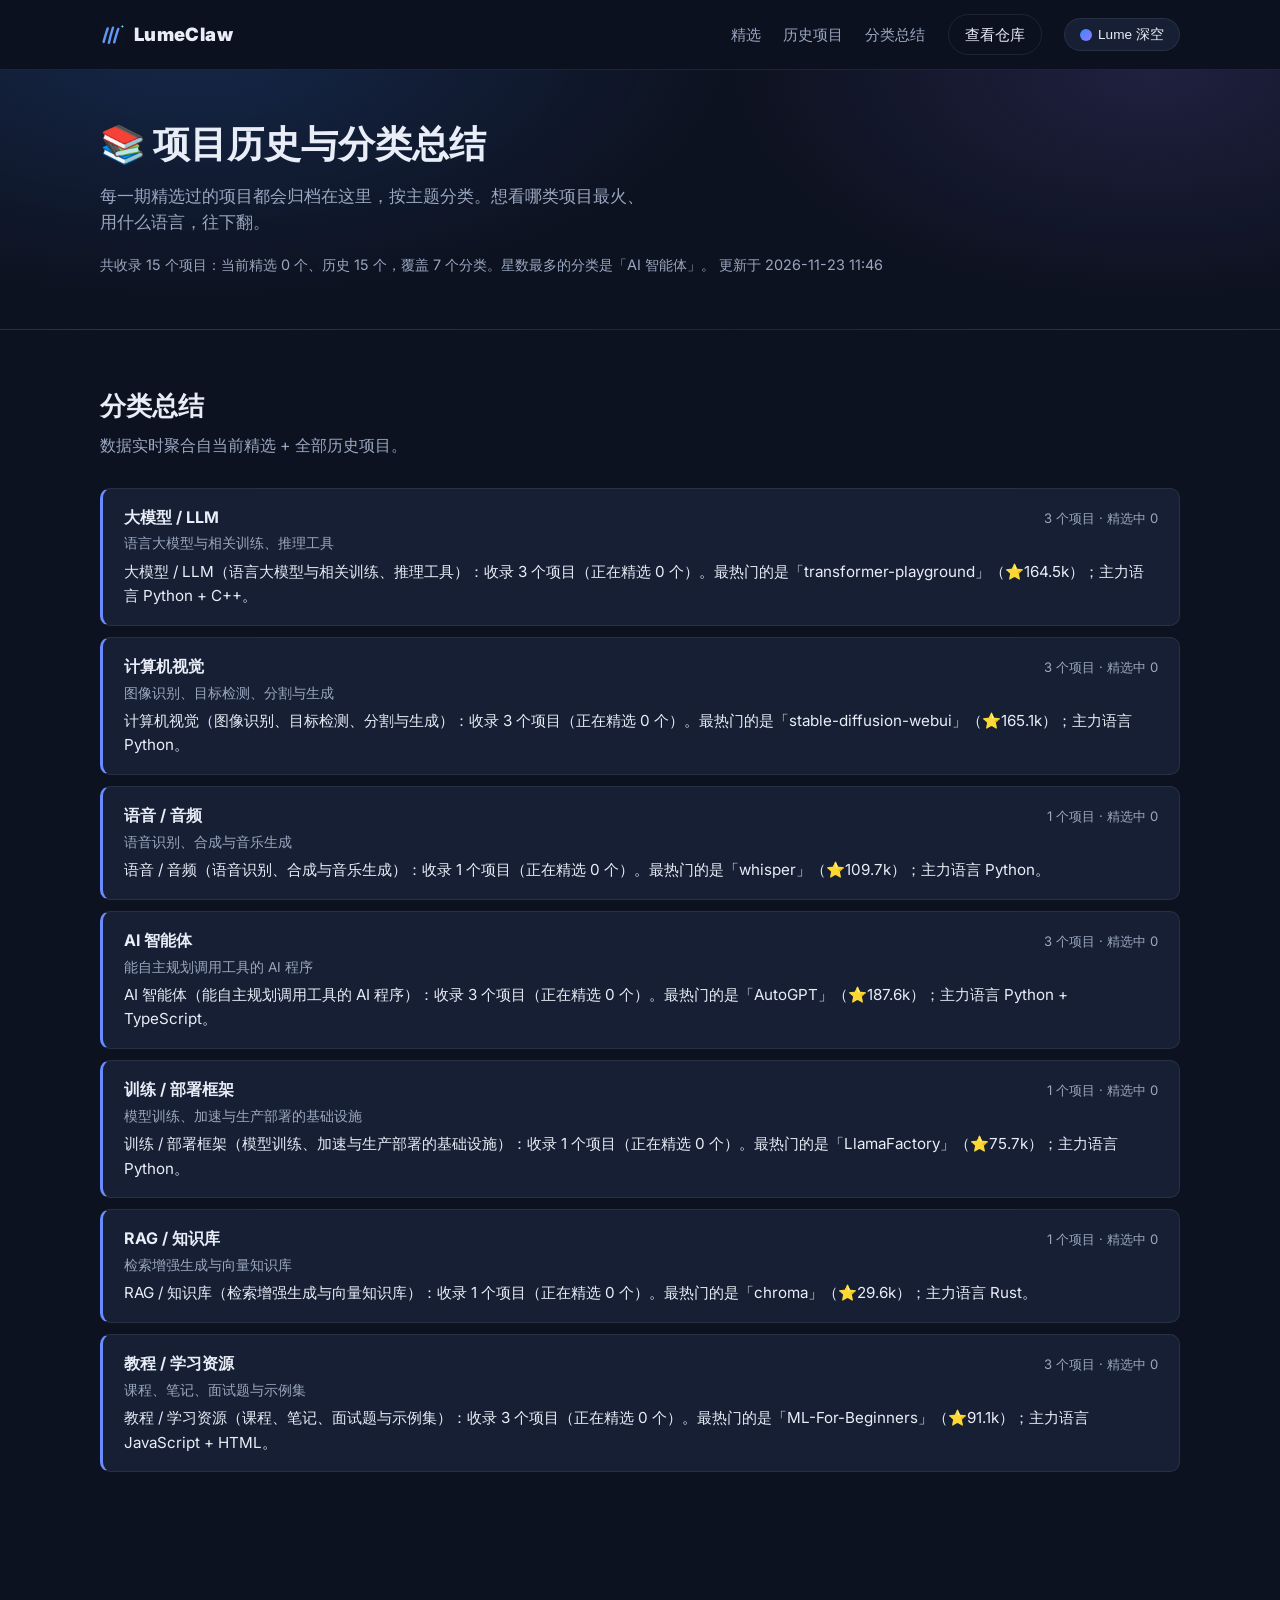
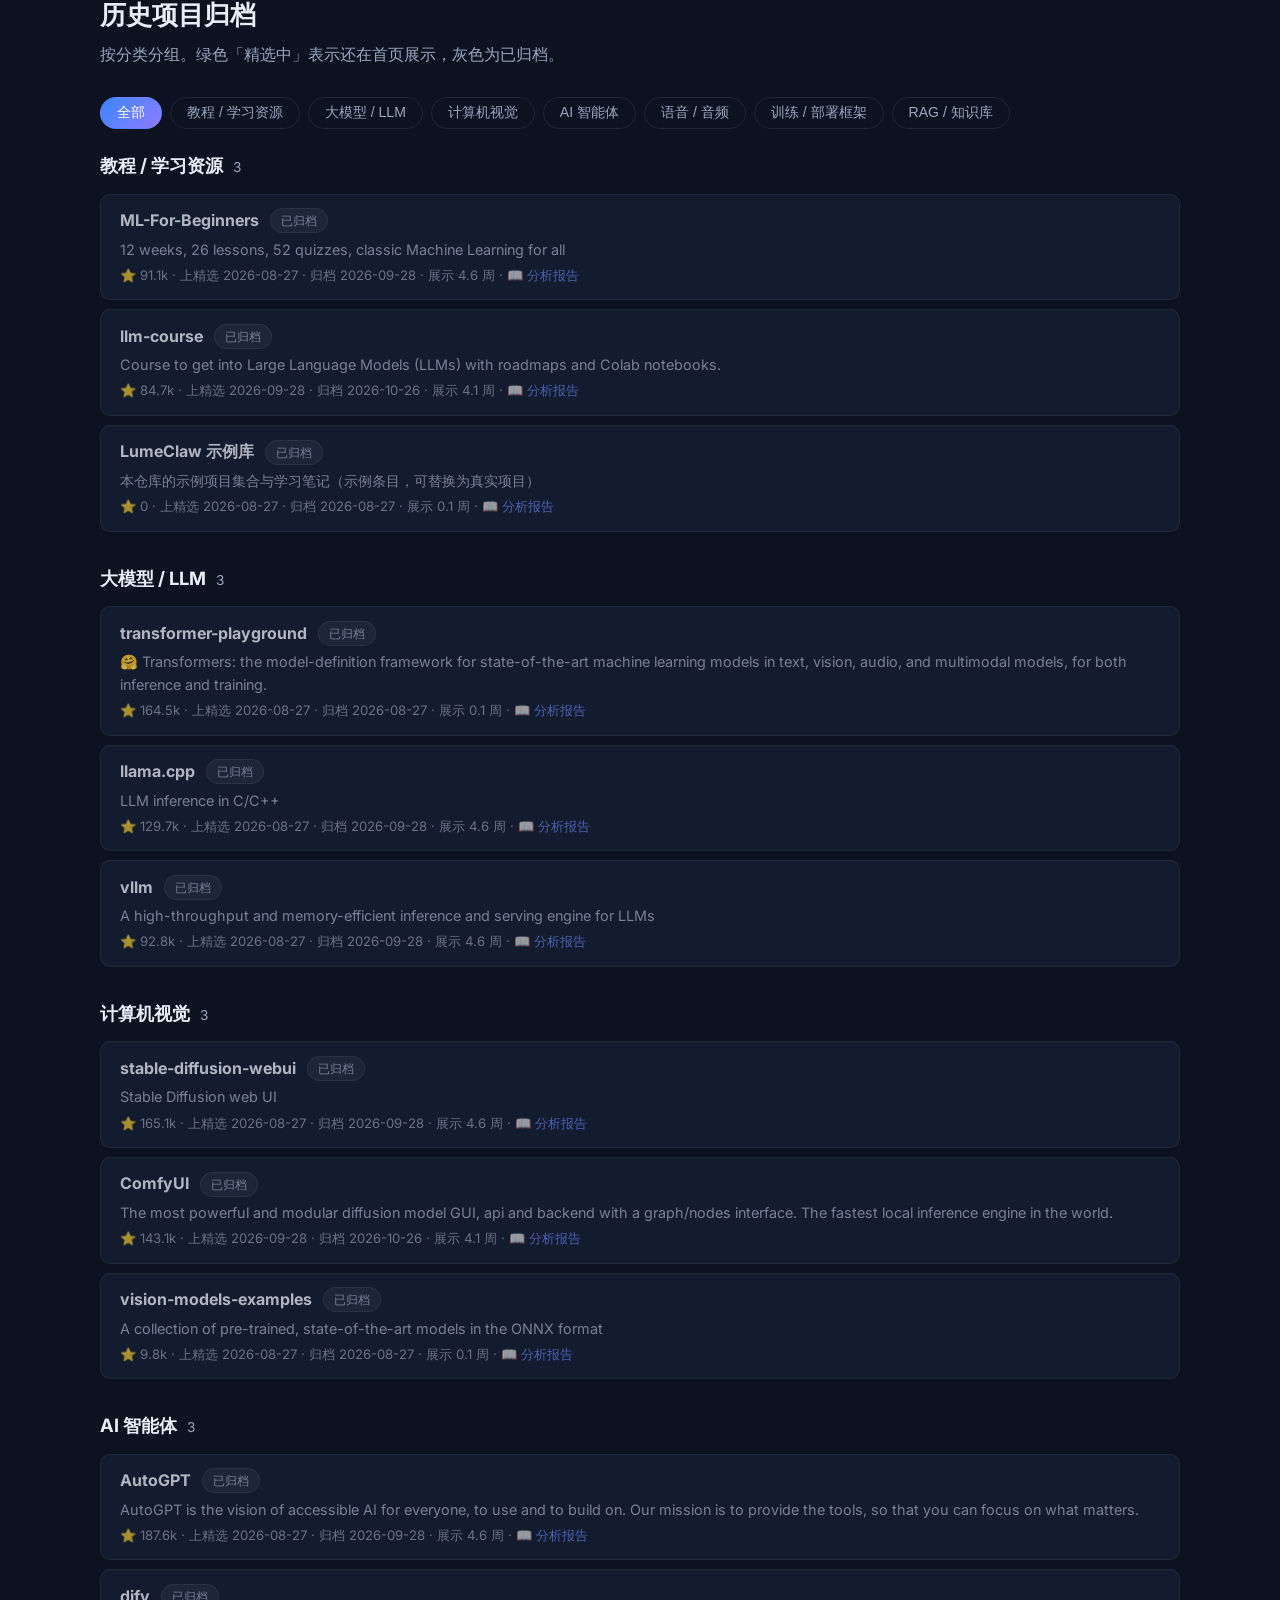
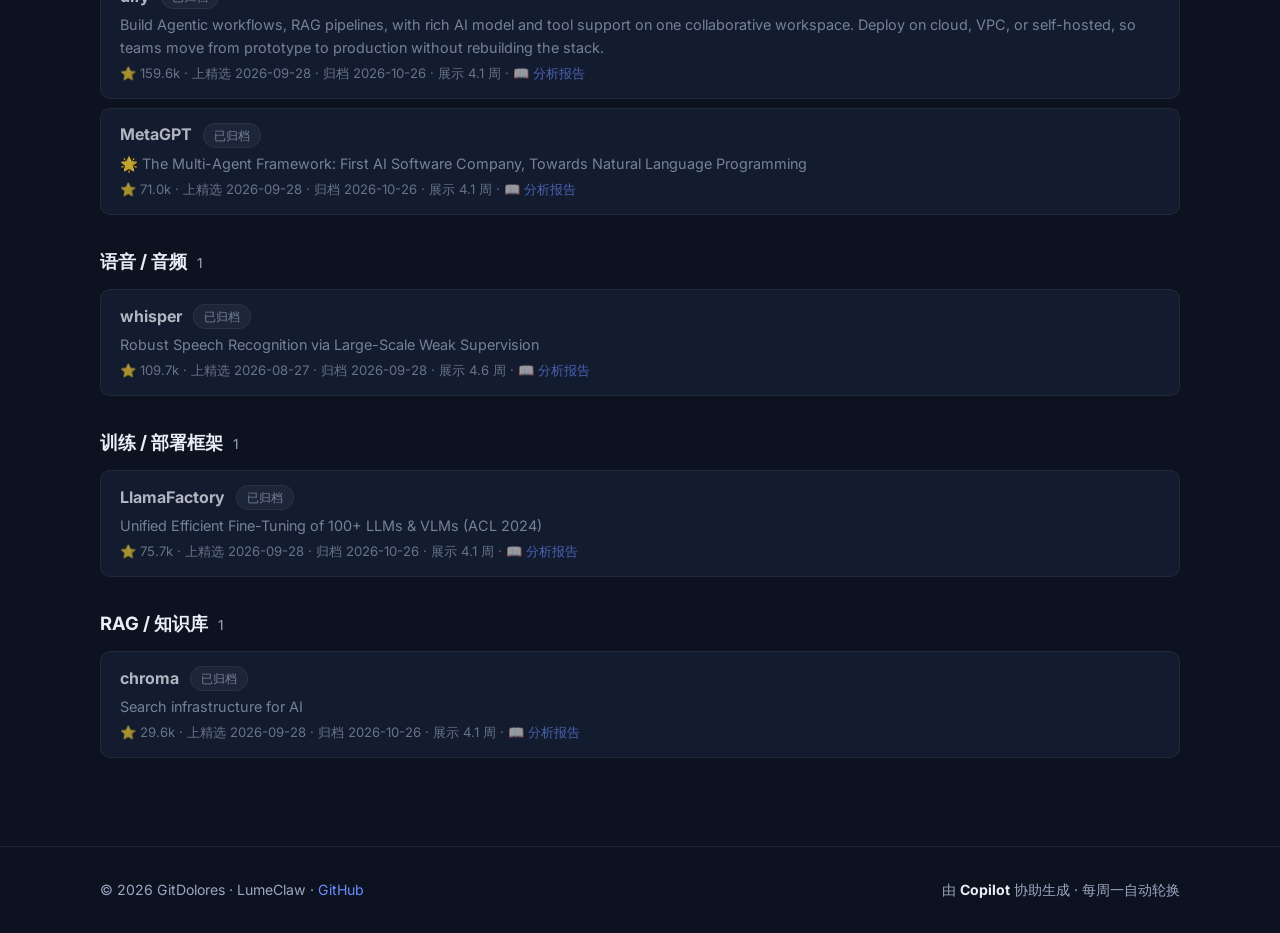
<file: site/history.html>
<!doctype html>
<html lang="zh-CN">
<head>
  <meta charset="utf-8" />
  <meta name="viewport" content="width=device-width,initial-scale=1" />
  <title>项目历史与分类总结 · LumeClaw</title>
  <meta name="description" content="LumeClaw 项目历史列表：按分类浏览所有展示过的项目，随时生成分类总结。" />
  <link rel="icon" type="image/svg+xml" href="assets/favicon.svg" />
  <link rel="preconnect" href="https://fonts.googleapis.com">
  <link rel="preconnect" href="https://fonts.gstatic.com" crossorigin>
  <link href="https://fonts.googleapis.com/css2?family=Inter:wght@300;400;600;700;900&display=swap" rel="stylesheet">
  <link rel="stylesheet" href="assets/styles.css">
  <script>try{var t=localStorage.getItem('lumeclaw-theme');if(t&&['lume','miku','sakura','terminal'].indexOf(t)>-1)document.documentElement.setAttribute('data-theme',t)}catch(e){}</script>
</head>
<body>
  <div class="theme-sparkles" aria-hidden="true"></div>
  <header class="site-header">
    <div class="container nav">
      <a class="brand" href="./"><img class="brand-logo" src="assets/favicon.svg" alt="logo" />LumeClaw</a>
      <nav>
        <a href="./#projects">精选</a>
        <a href="#history">历史项目</a>
        <a href="#summary">分类总结</a>
        <a class="btn" href="https://github.com/GitDolores/github-claw" target="_blank">查看仓库</a>
      </nav>
    </div>
  </header>

  <main>
    <section class="hero report-hero">
      <div class="container">
        <h1>📚 项目历史与分类总结</h1>
        <p class="lead">每一期精选过的项目都会归档在这里，按主题分类。想看哪类项目最火、用什么语言，往下翻。</p>
        <p class="meta" id="headline">加载中……</p>
      </div>
    </section>

    <section class="container section" id="summary">
      <h2>分类总结</h2>
      <p class="section-lead">数据实时聚合自当前精选 + 全部历史项目。</p>
      <div id="summary-list"></div>
    </section>

    <section class="container section" id="history">
      <h2>历史项目归档</h2>
      <p class="section-lead">按分类分组。绿色「精选中」表示还在首页展示，灰色为已归档。</p>
      <div class="filter-bar" id="filter-bar"></div>
      <div id="history-groups"></div>
    </section>
  </main>

  <footer class="site-footer">
    <div class="container">
      <div>© 2026 GitDolores · LumeClaw · <a href="https://github.com/GitDolores/github-claw" target="_blank">GitHub</a></div>
      <div class="footer-links">由 <strong>Copilot</strong> 协助生成 · 每周一自动轮换</div>
    </div>
  </footer>

  <script src="assets/theme.js"></script>
  <script src="assets/history.js"></script>
</body>
</html>
</file>
<file: site/assets/styles.css>
﻿/* LumeClaw 路 theme system */

/* ---- theme: lume (default, dark) ---- */
:root,
html[data-theme="lume"] {
  --bg: #0d1220;
  --bg-soft: #131a2c;
  --card: #161f33;
  --border: rgba(255, 255, 255, 0.08);
  --text: #e8edf7;
  --text-dim: #9aa7c0;
  --accent: #6b8cff;
  --accent-2: #8f7bff;
  --accent-strong: #3a86ff;
  --header-bg: rgba(13, 18, 32, 0.85);
  --chart-line: #6b8cff;
  --chart-fill: color-mix(in srgb, var(--accent) 12%, transparent);
  --chart-tick: #9aa7c0;
  --chart-grid: rgba(255, 255, 255, 0.03);
  --fg-edge: rgba(143, 163, 217, 0.6);
}

/* ---- theme: miku (light, macaron) ---- */
html[data-theme="miku"] {
  --bg: #fdf1f6;
  --bg-soft: #ffffff;
  --card: rgba(255, 255, 255, 0.66);
  --border: rgba(255, 255, 255, 0.9);
  --text: #4a5a78;
  --text-dim: #7a89a6;
  --accent: #57c8e6;
  --accent-2: #ff9fc0;
  --accent-strong: #3fb8d8;
  --header-bg: rgba(253, 241, 246, 0.8);
  --chart-line: #ff8fb6;
  --chart-fill: rgba(255, 159, 192, 0.15);
  --chart-tick: #7a89a6;
  --chart-grid: rgba(122, 137, 166, 0.1);
  --fg-edge: rgba(122, 137, 166, 0.55);
}

/* ---- theme: sakura (light, pink) ---- */
html[data-theme="sakura"] {
  --bg: #fdf4f7;
  --bg-soft: #ffffff;
  --card: #ffffff;
  --border: rgba(224, 112, 154, 0.18);
  --text: #5b3a4e;
  --text-dim: #a0798f;
  --accent: #e0709a;
  --accent-2: #f2a3c3;
  --accent-strong: #e0709a;
  --header-bg: rgba(253, 244, 247, 0.85);
  --chart-line: #e0709a;
  --chart-fill: rgba(224, 112, 154, 0.13);
  --chart-tick: #a0798f;
  --chart-grid: rgba(160, 121, 143, 0.12);
  --fg-edge: rgba(160, 121, 143, 0.5);
}

/* ---- theme: terminal (dark, green) ---- */
html[data-theme="terminal"] {
  --bg: #0a0f0c;
  --bg-soft: #0f1712;
  --card: #101b14;
  --border: rgba(82, 214, 138, 0.16);
  --text: #d6f5e2;
  --text-dim: #7fb89a;
  --accent: #52d68a;
  --accent-2: #a8e6b8;
  --accent-strong: #2ecc71;
  --header-bg: rgba(10, 15, 12, 0.85);
  --chart-line: #52d68a;
  --chart-fill: rgba(82, 214, 138, 0.12);
  --chart-tick: #7fb89a;
  --chart-grid: rgba(127, 184, 154, 0.08);
  --fg-edge: rgba(127, 184, 154, 0.5);
}

* { box-sizing: border-box; }

html { scroll-behavior: smooth; }

body {
  margin: 0;
  font-family: "Inter", -apple-system, "Segoe UI", "PingFang SC", "Microsoft YaHei", sans-serif;
  background: var(--bg);
  color: var(--text);
  line-height: 1.6;
  -webkit-font-smoothing: antialiased;
  transition: background 0.3s ease, color 0.3s ease;
}

/* ===== theme decorations (miku only) ===== */

/* 鏄熷厜绮掑瓙灞?*/
.theme-sparkles {
  position: fixed;
  inset: 0;
  z-index: 0;
  pointer-events: none;
  opacity: 0;
  transition: opacity 0.5s ease;
}
html[data-theme="miku"] .theme-sparkles { opacity: 1; }
.theme-sparkles::before,
.theme-sparkles::after {
  content: "";
  position: absolute;
  width: 100%;
  height: 100%;
  background-image:
    radial-gradient(2.5px 2.5px at 12% 22%, rgba(255,255,255,0.95) 50%, transparent 51%),
    radial-gradient(2px 2px at 32% 74%, rgba(255,255,255,0.8) 50%, transparent 51%),
    radial-gradient(3px 3px at 56% 14%, #fff 50%, transparent 51%),
    radial-gradient(2px 2px at 72% 58%, rgba(255,255,255,0.85) 50%, transparent 51%),
    radial-gradient(2.5px 2.5px at 88% 30%, #fff 50%, transparent 51%),
    radial-gradient(2px 2px at 8% 82%, rgba(255,255,255,0.8) 50%, transparent 51%),
    radial-gradient(3px 3px at 46% 88%, #fff 50%, transparent 51%),
    radial-gradient(2px 2px at 92% 78%, rgba(255,255,255,0.85) 50%, transparent 51%),
    radial-gradient(2.5px 2.5px at 66% 40%, #fff 50%, transparent 51%);
  animation: theme-twinkle 3.6s ease-in-out infinite;
}
.theme-sparkles::after {
  transform: translateX(45px) scale(1.15);
  animation-delay: 1.8s;
}
@keyframes theme-twinkle {
  0%, 100% { opacity: 0.25; }
  50% { opacity: 0.9; }
}

/* 椹崱榫欐笎鍙樿儗鏅?+ 娉㈠舰绾匡紙miku 涓撳睘锛?*/
html[data-theme="miku"] body {
  background:
    radial-gradient(1100px 520px at 12% -5%, rgba(255, 214, 228, 0.85), transparent 62%),
    radial-gradient(900px 600px at 88% 8%, rgba(189, 231, 255, 0.85), transparent 62%),
    radial-gradient(900px 560px at 50% 105%, rgba(169, 240, 234, 0.5), transparent 65%),
    linear-gradient(135deg, #fdeef5 0%, #e6f4ff 55%, #eefaff 100%);
  background-attachment: fixed;
}

/* 鐖卞績铏氱嚎鍒嗛殧锛坢iku 涓撳睘锛屾浛鎹?footer 涓婅竟妗嗭級 */
html[data-theme="miku"] .site-footer {
  border-top: none;
  position: relative;
}
html[data-theme="miku"] .site-footer::before {
  content: "";
  display: block;
  height: 24px;
  margin-bottom: 1.6rem;
  background-image: url("data:image/svg+xml,%3Csvg xmlns='http://www.w3.org/2000/svg' viewBox='0 0 26 24' width='26' height='24'%3E%3Cpath d='M13 21.5C7 17 3 13.4 3 9.3 3 6.4 5.2 4.5 7.7 4.5c1.9 0 3.9 1 5.3 3.2C14.4 5.5 16.4 4.5 18.3 4.5 20.8 4.5 23 6.4 23 9.3c0 4.1-4 7.7-10 12.2z' fill='none' stroke='%23ff9fc0' stroke-width='1.8' stroke-dasharray='3 3'/%3E%3C/svg%3E");
  background-repeat: repeat-x;
  background-position: center;
  opacity: 0.75;
}

/* miku 涓婚涓嬬殑鐜荤拑鍗¤川鎰?*/
html[data-theme="miku"] .card,
html[data-theme="miku"] .timeline .item,
html[data-theme="miku"] .changelog li,
html[data-theme="miku"] .hist-item,
html[data-theme="miku"] .sum-block,
html[data-theme="miku"] .stat,
html[data-theme="miku"] .dir-item,
html[data-theme="miku"] .flow-steps li,
html[data-theme="miku"] .pattern-item,
html[data-theme="miku"] .doc-quote,
html[data-theme="miku"] .pitfall-item {
  backdrop-filter: blur(14px) saturate(1.25);
  -webkit-backdrop-filter: blur(14px) saturate(1.25);
  border-color: rgba(255, 255, 255, 0.9);
  box-shadow: 0 8px 26px rgba(122, 137, 166, 0.13);
  border-radius: 18px;
}

/* miku 涓婚涓嬩富鎸夐挳娓愬彉鎹㈡垚绮夎摑 */
html[data-theme="miku"] .cta.primary,
html[data-theme="miku"] .btn.primary,
html[data-theme="miku"] .filter-btn.active {
  background: linear-gradient(135deg, var(--accent-strong), var(--accent-2));
  color: #fff;
}

/* miku 涓婚锛歨ero 鍙充晶榛樿鎻掔敾闅愯棌锛屾敼鐢ㄥ垵闊?SVG */
.hero-card .hero-illu { width: 100%; }
.hero-card .hero-mascot { width: 100%; display: none; }
html[data-theme="lume"] .hero-card .hero-illu { display: none; }
html[data-theme="miku"] .hero-card .hero-illu { display: none; }
html[data-theme="sakura"] .hero-card .hero-illu { display: none; }
html[data-theme="terminal"] .hero-card .hero-illu { display: none; }
html[data-theme="lume"] .hero-card .hero-mascot[data-mascot="lume"] { display: block; }
html[data-theme="miku"] .hero-card .hero-mascot[data-mascot="miku"] { display: block; }
html[data-theme="sakura"] .hero-card .hero-mascot[data-mascot="sakura"] { display: block; }
html[data-theme="terminal"] .hero-card .hero-mascot[data-mascot="terminal"] { display: block; }

/* 涓婚鍒囨崲鎸夐挳 */
.theme-switch {
  display: inline-flex;
  align-items: center;
  gap: 0.35rem;
  padding: 0.4rem 0.95rem;
  border: 1px solid var(--border);
  border-radius: 999px;
  background: var(--card);
  color: var(--text);
  font-size: 0.85rem;
  cursor: pointer;
  transition: border-color 0.2s, transform 0.15s;
  -webkit-backdrop-filter: blur(8px);
  backdrop-filter: blur(8px);
}
.theme-switch:hover { border-color: var(--accent); transform: translateY(-1px); }
.theme-switch .theme-dot {
  width: 12px;
  height: 12px;
  border-radius: 50%;
  background: linear-gradient(135deg, var(--accent-strong), var(--accent-2));
  flex: none;
}

/* 主题选择菜单 */
.theme-menu {
  position: fixed;
  z-index: 100;
  display: grid;
  gap: 4px;
  padding: 8px;
  border-radius: 16px;
  background: var(--card);
  border: 1px solid var(--border);
  box-shadow: 0 18px 44px rgba(0, 0, 0, 0.28);
  -webkit-backdrop-filter: blur(16px) saturate(1.3);
  backdrop-filter: blur(16px) saturate(1.3);
  min-width: 15rem;
}
.theme-item {
  display: flex;
  align-items: center;
  gap: 0.7rem;
  width: 100%;
  padding: 0.55rem 0.7rem;
  border: none;
  border-radius: 11px;
  background: transparent;
  color: var(--text);
  cursor: pointer;
  text-align: left;
  font: inherit;
  transition: background 0.15s;
}
.theme-item:hover { background: color-mix(in srgb, var(--accent) 12%, transparent); }
.theme-item.active { background: color-mix(in srgb, var(--accent) 18%, transparent); }
.theme-item .theme-dot { width: 20px; height: 20px; flex: none; }
.theme-item-text { display: flex; flex-direction: column; line-height: 1.3; }
.theme-item-text strong { font-size: 0.9rem; }
.theme-item-text em { font-style: normal; font-size: 0.75rem; color: var(--text-dim); }

/* ===== 主题吉祥物插画（hero 右侧，各主题一套 ACG 形象） ===== */
hero-mascot { width: 100%; }
.hero-mascot .mascot-twin { transform-origin: top center; animation: mascot-sway 4.5s ease-in-out infinite; }
.hero-mascot .mascot-twin.t { animation-delay: -1.2s; }
@keyframes mascot-sway {
  0%, 100% { transform: rotate(-2deg); }
  50% { transform: rotate(2deg); }
}
.hero-mascot .mascot-smile {
  stroke-dasharray: 40;
  stroke-dashoffset: 40;
  animation: mascot-smile-draw 2.2s 0.8s ease-out forwards;
}
@keyframes mascot-smile-draw { to { stroke-dashoffset: 0; } }
.hero-mascot .mascot-heart { animation: mascot-beat 1.8s ease-in-out infinite; transform-origin: center; }
.hero-mascot .mascot-heart.h2 { animation-delay: 0.45s; }
@keyframes mascot-beat {
  0%, 100% { transform: scale(1); }
  30% { transform: scale(1.25); }
}
.hero-mascot .mascot-stars { animation: mascot-float 5s ease-in-out infinite; transform-origin: center; }
.hero-mascot .mascot-deco { animation: mascot-float 6s -2s ease-in-out infinite; transform-origin: center; }
.hero-mascot .mascot-petals { animation: mascot-fall 7s linear infinite; transform-origin: center; }
.hero-mascot .mascot-code { animation: mascot-blink 4s steps(1) infinite; }
@keyframes mascot-float {
  0%, 100% { transform: translateY(0); }
  50% { transform: translateY(-10px); }
}
@keyframes mascot-fall {
  0% { transform: translateY(-6px) rotate(0deg); opacity: .9; }
  50% { transform: translateY(8px) rotate(180deg); opacity: .6; }
  100% { transform: translateY(-6px) rotate(360deg); opacity: .9; }
}
@keyframes mascot-blink {
  0%, 60% { opacity: .55; }
  61%, 70% { opacity: .9; }
  71%, 100% { opacity: .55; }
}
@media (prefers-reduced-motion: reduce) {
  .theme-sparkles::before, .theme-sparkles::after,
  .hero-mascot .mascot-twin, .hero-mascot .mascot-smile, .hero-mascot .mascot-heart,
  .hero-mascot .mascot-stars, .hero-mascot .mascot-deco,
  .hero-mascot .mascot-petals, .hero-mascot .mascot-code { animation: none; }
}

a { color: var(--accent); text-decoration: none; }
a:hover { color: var(--accent-2); }

img { max-width: 100%; display: block; }

.container {
  width: min(1080px, 92%);
  margin: 0 auto;
}

/* header */
.site-header {
  position: sticky;
  top: 0;
  z-index: 10;
  background: var(--header-bg);
  backdrop-filter: blur(10px);
  border-bottom: 1px solid var(--border);
}

.nav {
  display: flex;
  align-items: center;
  justify-content: space-between;
  gap: 1rem;
  padding: 0.9rem 0;
}

.brand {
  font-weight: 900;
  font-size: 1.15rem;
  color: var(--text);
  letter-spacing: 0.02em;
  display: inline-flex;
  align-items: center;
  gap: 0.5rem;
}

.brand-logo {
  width: 26px;
  height: 26px;
  display: block;
  border-radius: 6px;
}

.brand:hover { color: #fff; }

.site-header nav {
  display: flex;
  align-items: center;
  gap: 1.4rem;
}

.site-header nav a {
  color: var(--text-dim);
  font-size: 0.95rem;
}

.site-header nav a:hover,
.site-header nav a.btn { color: var(--text); }

.btn {
  display: inline-block;
  padding: 0.45rem 1rem;
  border: 1px solid var(--border);
  border-radius: 999px;
  color: var(--text);
  transition: border-color 0.2s, background 0.2s;
}

.btn:hover { border-color: var(--accent); background: color-mix(in srgb, var(--accent) 10%, transparent); }

/* hero */
.hero {
  padding: 5rem 0 3.5rem;
  background:
    radial-gradient(900px 420px at 15% -10%, rgba(58, 134, 255, 0.18), transparent 60%),
    radial-gradient(700px 380px at 90% 0%, color-mix(in srgb, var(--accent-2) 14%, transparent), transparent 60%);
  border-bottom: 1px solid var(--border);
}

.hero-grid {
  display: grid;
  grid-template-columns: 1.1fr 0.9fr;
  gap: 3rem;
  align-items: center;
}

.hero h1 {
  font-size: clamp(1.9rem, 4vw, 2.9rem);
  font-weight: 900;
  line-height: 1.2;
  margin: 0 0 1rem;
}

.lead {
  color: var(--text-dim);
  font-size: 1.05rem;
  max-width: 34rem;
}

.ctas { display: flex; gap: 0.8rem; margin: 1.6rem 0 1.2rem; }

.cta {
  display: inline-block;
  padding: 0.65rem 1.5rem;
  border-radius: 999px;
  border: 1px solid var(--accent);
  color: var(--text);
  transition: transform 0.15s, background 0.2s, box-shadow 0.2s;
}

.cta:hover { transform: translateY(-2px); }

.cta.primary {
  background: linear-gradient(135deg, var(--accent-strong), var(--accent-2));
  border: none;
  color: #fff;
  box-shadow: 0 8px 24px rgba(58, 134, 255, 0.35);
}

.hero .meta { color: var(--text-dim); font-size: 0.9rem; }

.hero-card {
  border-radius: 18px;
  overflow: hidden;
  border: 1px solid var(--border);
  box-shadow: 0 24px 60px rgba(0, 0, 0, 0.4);
}

/* sections */
.section { padding: 3.5rem 0; }

.section h2 {
  font-size: 1.6rem;
  font-weight: 800;
  margin: 0 0 0.4rem;
}

.section-lead { color: var(--text-dim); margin: 0 0 1.8rem; }

/* cards */
.grid.cards {
  display: grid;
  grid-template-columns: repeat(auto-fill, minmax(280px, 1fr));
  gap: 1.2rem;
}

.card {
  background: var(--card);
  border: 1px solid var(--border);
  border-radius: 14px;
  padding: 1.4rem;
  transition: transform 0.15s, border-color 0.2s;
}

.card:hover { transform: translateY(-3px); border-color: color-mix(in srgb, var(--accent) 45%, transparent); }

.card h3 { margin: 0 0 0.5rem; font-size: 1.1rem; }
.card h3 a { color: var(--text); }
.card h3 a:hover { color: var(--accent); }
.card p { margin: 0 0 0.8rem; color: var(--text-dim); font-size: 0.95rem; }

.card .meta { color: var(--text-dim); font-size: 0.85rem; }

.tags { display: flex; flex-wrap: wrap; gap: 0.45rem; margin: 0 0 0.8rem; }

.tag {
  padding: 0.18rem 0.65rem;
  border-radius: 999px;
  background: color-mix(in srgb, var(--accent) 12%, transparent);
  border: 1px solid color-mix(in srgb, var(--accent) 25%, transparent);
  color: var(--accent);
  font-size: 0.78rem;
}

/* timeline */
.timeline { display: grid; gap: 1rem; }

.timeline .item {
  background: var(--card);
  border: 1px solid var(--border);
  border-left: 3px solid var(--accent);
  border-radius: 10px;
  padding: 1rem 1.3rem;
  display: flex;
  flex-direction: column;
  gap: 0.25rem;
}

.timeline .item strong { color: var(--accent); }
.timeline .item span { color: var(--text-dim); }

/* changelog */
.changelog { list-style: none; margin: 0; padding: 0; display: grid; gap: 0.9rem; }

.changelog li {
  background: var(--card);
  border: 1px solid var(--border);
  border-radius: 10px;
  padding: 0.9rem 1.3rem;
  color: var(--text-dim);
}

.changelog li strong { color: var(--text); }

/* chart */
.chart-card { padding: 1.5rem; }

/* subscribe */
.subscribe {
  text-align: center;
  border-top: 1px solid var(--border);
}

.subscribe p { color: var(--text-dim); }

.btn.primary {
  background: linear-gradient(135deg, var(--accent-strong), var(--accent-2));
  border: none;
  color: #fff;
}

/* footer */
.site-footer {
  border-top: 1px solid var(--border);
  padding: 2rem 0;
  color: var(--text-dim);
  font-size: 0.88rem;
}

.site-footer .container {
  display: flex;
  align-items: center;
  justify-content: space-between;
  gap: 1rem;
  flex-wrap: wrap;
}

.site-footer strong { color: var(--text); }

/* responsive */
@media (max-width: 860px) {
  .hero-grid { grid-template-columns: 1fr; }
  .hero { padding: 3.5rem 0 2.5rem; }
  .site-header nav { gap: 0.9rem; }
  .site-header nav a:not(.btn) { display: none; }
  .site-footer .container { flex-direction: column; }
}

/* ===== report page ===== */
.report-hero { padding: 3.2rem 0 2.4rem; }
.report-hero h1 { font-size: clamp(1.5rem, 3.5vw, 2.3rem); word-break: break-all; }

/* collapsible panels */
.panel-toolbar {
  display: flex;
  align-items: center;
  gap: 1rem;
  padding-top: 1.4rem;
}
.panel { padding: 1.6rem 0 1.2rem; }
.panel-head {
  display: flex;
  align-items: center;
  gap: 0.7rem;
  cursor: pointer;
  user-select: none;
  margin: 0;
}
.panel-title { flex: 1; }
.panel-chev {
  color: var(--text-dim);
  font-size: 0.95rem;
  transition: transform 0.2s;
  display: inline-block;
}
.panel.open .panel-chev { transform: rotate(90deg); }
.panel-body { display: none; padding-top: 0.7rem; }
.panel.open .panel-body { display: block; }
.panel-head:hover .panel-title { color: var(--accent); }
.panel + .panel { border-top: 1px solid var(--border); }

/* report-page compaction: cards & spacing ~25% tighter */
.report-page .section { padding: 2.6rem 0; }
.report-page .panel { padding: 1.6rem 0 1.2rem; }
.report-page .section h2 { font-size: 1.25rem; }
.report-page .section-lead { margin: 0 0 1.35rem; }
.report-page .grid.cards { gap: 0.9rem; grid-template-columns: repeat(auto-fill, minmax(240px, 1fr)); }
.report-page .card { padding: 1.05rem; border-radius: 11px; }
.report-page .card h3 { margin: 0 0 0.4rem; }
.report-page .card p { margin: 0 0 0.6rem; }
.report-page .stat-row { gap: 0.75rem; margin-top: 1.05rem; }
.report-page .stat { padding: 0.68rem 1.05rem; min-width: 7.5rem; }
.report-page .sub-h { margin: 1.35rem 0 0.5rem; }
.report-page .lang-legend { gap: 0.68rem; }
.report-page .dir-item { padding: 0.64rem 0.9rem; margin-bottom: 0.45rem; }
.report-page .flow-steps { gap: 0.5rem; }
.report-page .flow-steps li { padding: 0.68rem 0.9rem 0.68rem 2.5rem; }
.report-page .flow-steps li::before { left: 0.75rem; top: 0.65rem; width: 1.3rem; height: 1.3rem; font-size: 0.78rem; }
.report-page .pattern-list { gap: 0.45rem; }
.report-page .pattern-item { padding: 0.56rem 0.82rem; gap: 0.68rem; }
.report-page .pattern-badge { padding: 0.15rem 0.56rem; font-size: 0.8rem; }
.report-page .doc-quote { padding: 0.75rem 0.97rem; margin: 0 0 0.75rem; }
.report-page .timeline { gap: 0.75rem; }
.report-page .timeline .item { padding: 0.75rem 0.97rem; }
.report-page .pitfall-item { padding: 0.64rem 0.9rem; margin-bottom: 0.45rem; }
.report-page .dep-tags { gap: 0.4rem; margin-top: 0.6rem; }
.report-page .dep-tag { padding: 0.26rem 0.52rem; }
.report-page .verdict-list { margin: 0 0 0.75rem; }
.report-page .tags { gap: 0.34rem; margin-bottom: 0.6rem; }

.stat-row { display: flex; flex-wrap: wrap; gap: 1rem; margin-top: 1.4rem; }
.stat {
  background: var(--card);
  border: 1px solid var(--border);
  border-radius: 12px;
  padding: 0.9rem 1.4rem;
  min-width: 8.5rem;
}
.stat-v { font-size: 1.35rem; font-weight: 800; }
.stat-k { color: var(--text-dim); font-size: 0.82rem; }

.sub-h { margin: 1.8rem 0 0.7rem; font-size: 1.05rem; color: var(--text-dim); }

/* language bar */
.lang-bar { margin-top: 0.6rem; }
.lang-bar .lang-seg {
  display: inline-block;
  height: 12px;
  border-radius: 3px;
  margin-right: 2px;
  vertical-align: middle;
}
.lang-legend { display: flex; flex-wrap: wrap; gap: 0.9rem; margin-top: 0.7rem; color: var(--text-dim); font-size: 0.88rem; }
.lang-legend i {
  display: inline-block;
  width: 10px; height: 10px;
  border-radius: 50%;
  margin-right: 5px;
}

/* progress */
.progress-track {
  height: 14px;
  border-radius: 999px;
  background: var(--bg-soft);
  border: 1px solid var(--border);
  overflow: hidden;
  margin: 1.2rem 0 0.6rem;
}
.progress-bar {
  height: 100%;
  width: 0;
  border-radius: 999px;
  background: linear-gradient(90deg, var(--accent-strong), var(--accent-2));
  transition: width 0.6s ease;
}

/* dir tree */
.dir-item {
  background: var(--card);
  border: 1px solid var(--border);
  border-radius: 10px;
  padding: 0.85rem 1.2rem;
  margin-bottom: 0.6rem;
}
.dir-name { font-family: ui-monospace, Consolas, monospace; font-weight: 700; color: var(--accent); }
.dir-desc { color: var(--text-dim); font-size: 0.92rem; margin-top: 0.15rem; }
.dir-sample { color: var(--text-dim); font-size: 0.8rem; margin-top: 0.3rem; opacity: 0.75; font-family: ui-monospace, Consolas, monospace; }

/* data flow */
.flow-steps { counter-reset: step; list-style: none; padding: 0; display: grid; gap: 0.7rem; }
.flow-steps li {
  counter-increment: step;
  background: var(--card);
  border: 1px solid var(--border);
  border-radius: 10px;
  padding: 0.9rem 1.2rem 0.9rem 3.2rem;
  position: relative;
  color: var(--text-dim);
}
.flow-steps li::before {
  content: counter(step);
  position: absolute;
  left: 1rem;
  top: 0.85rem;
  width: 1.6rem; height: 1.6rem;
  border-radius: 50%;
  background: linear-gradient(135deg, var(--accent-strong), var(--accent-2));
  color: #fff;
  font-weight: 700;
  font-size: 0.85rem;
  display: flex;
  align-items: center;
  justify-content: center;
}

/* patterns */
.pattern-list { display: grid; gap: 0.6rem; }
.pattern-item {
  display: flex;
  align-items: center;
  gap: 0.9rem;
  flex-wrap: wrap;
  background: var(--card);
  border: 1px solid var(--border);
  border-radius: 10px;
  padding: 0.75rem 1.1rem;
}
.pattern-badge {
  padding: 0.2rem 0.75rem;
  border-radius: 999px;
  background: color-mix(in srgb, var(--accent) 12%, transparent);
  border: 1px solid color-mix(in srgb, var(--accent) 30%, transparent);
  color: var(--accent);
  font-size: 0.85rem;
  white-space: nowrap;
}
.pattern-badge.notable {
  background: color-mix(in srgb, var(--accent-2) 15%, transparent);
  border-color: color-mix(in srgb, var(--accent-2) 45%, transparent);
  color: #b3a4ff;
}
.pattern-speak { color: var(--text-dim); flex: 1; min-width: 14rem; }
.pattern-where { font-size: 0.78rem; color: var(--text-dim); opacity: 0.7; }

/* doc quotes */
.doc-quote {
  margin: 0 0 1rem;
  background: var(--card);
  border: 1px solid var(--border);
  border-left: 3px solid var(--accent);
  border-radius: 10px;
  padding: 1rem 1.3rem;
}
.doc-quote p { margin: 0 0 0.4rem; color: var(--text-dim); }
.doc-quote cite { color: var(--text-dim); font-size: 0.82rem; opacity: 0.8; }

/* module cards code */
.card code {
  font-family: ui-monospace, Consolas, monospace;
  font-size: 0.9rem;
  color: var(--accent);
  word-break: break-all;
}

/* analyze button on cards */
.card .card-actions { margin-top: 0.6rem; }
.card .analyze-link {
  font-size: 0.85rem;
  color: var(--accent);
  border: 1px dashed color-mix(in srgb, var(--accent) 40%, transparent);
  border-radius: 999px;
  padding: 0.25rem 0.8rem;
  display: inline-block;
  transition: background 0.2s;
}
.card .analyze-link:hover { background: color-mix(in srgb, var(--accent) 12%, transparent); }
.card .analyze-link.done { border-style: solid; }

/* ===== history page ===== */
.filter-bar { display: flex; flex-wrap: wrap; gap: 0.5rem; margin-bottom: 1.4rem; }
.filter-btn {
  background: transparent;
  border: 1px solid var(--border);
  color: var(--text-dim);
  border-radius: 999px;
  padding: 0.35rem 1rem;
  font-size: 0.88rem;
  cursor: pointer;
  transition: all 0.15s;
}
.filter-btn:hover { border-color: var(--accent); color: var(--text); }
.filter-btn.active {
  background: linear-gradient(135deg, var(--accent-strong), var(--accent-2));
  border-color: transparent;
  color: #fff;
}

.hist-group { margin-bottom: 2rem; }
.hist-cat { font-size: 1.15rem; margin: 0 0 0.8rem; }
.hist-cat-count {
  color: var(--text-dim);
  font-size: 0.85rem;
  font-weight: 400;
  margin-left: 0.4rem;
}

.hist-item {
  background: var(--card);
  border: 1px solid var(--border);
  border-radius: 10px;
  padding: 0.85rem 1.2rem;
  margin-bottom: 0.55rem;
}
.hist-item.faded { opacity: 0.75; }
.hist-main { display: flex; align-items: center; gap: 0.7rem; flex-wrap: wrap; }
.hist-name { font-weight: 700; color: var(--text); }
.hist-name:hover { color: var(--accent); }
.hist-badge {
  font-size: 0.75rem;
  padding: 0.12rem 0.6rem;
  border-radius: 999px;
  background: color-mix(in srgb, var(--accent) 12%, transparent);
  color: var(--accent);
  border: 1px solid color-mix(in srgb, var(--accent) 30%, transparent);
}
.hist-item.faded .hist-badge {
  background: rgba(154, 167, 192, 0.1);
  color: var(--text-dim);
  border-color: var(--border);
}
.hist-desc { color: var(--text-dim); font-size: 0.9rem; margin-top: 0.25rem; }
.hist-meta { color: var(--text-dim); font-size: 0.82rem; margin-top: 0.25rem; opacity: 0.85; }
.hist-meta a { color: var(--accent); }

.sum-block {
  background: var(--card);
  border: 1px solid var(--border);
  border-left: 3px solid var(--accent);
  border-radius: 10px;
  padding: 1rem 1.3rem;
  margin-bottom: 0.7rem;
}
.sum-head { display: flex; justify-content: space-between; align-items: baseline; gap: 1rem; flex-wrap: wrap; }
.sum-label { font-weight: 700; }
.sum-count { color: var(--text-dim); font-size: 0.82rem; }
.sum-speak { color: var(--text-dim); font-size: 0.85rem; margin: 0.2rem 0 0.3rem; }
.sum-text { margin: 0; color: var(--text); font-size: 0.95rem; }

/* ===== report v2 additions ===== */

/* scenario cards */
.scenario-card h3:first-child { margin-top: 0; }
.scenario-card h3 { font-size: 0.95rem; }

/* dependency tags */
.dep-tags { display: flex; flex-wrap: wrap; gap: 0.5rem; margin-top: 0.8rem; }
.dep-tag {
  display: inline-flex;
  flex-direction: column;
  background: var(--card);
  border: 1px solid var(--border);
  border-radius: 8px;
  padding: 0.35rem 0.7rem;
  font-family: ui-monospace, Consolas, monospace;
  font-size: 0.82rem;
  color: var(--text);
}
.dep-tag em {
  font-style: normal;
  font-family: inherit;
  font-size: 0.72rem;
  color: var(--text-dim);
  margin-top: 0.15rem;
}

/* flow graph (compact) */
.flow-graph { margin-bottom: 1.2rem; overflow-x: auto; }
.flow-graph svg { display: block; height: auto; max-width: 100%; }
.fg-edge { fill: none; stroke: rgba(143, 163, 217, 0.6); stroke-width: 1.3; }
.fg-node rect { fill: var(--card); stroke: rgba(143, 163, 217, 0.4); stroke-width: 1; }
.fg-node.fg-user rect, .fg-node.fg-output rect { stroke-dasharray: 3 2; }
.fg-node.fg-entry rect { stroke: color-mix(in srgb, var(--accent) 55%, transparent); }
.fg-node.fg-dispatch rect { stroke: color-mix(in srgb, var(--accent) 55%, transparent); }
.fg-node.fg-core rect { stroke: var(--accent); stroke-width: 1.5; fill: color-mix(in srgb, var(--accent) 9%, transparent); }
.fg-node.fg-utils rect { stroke: rgba(154, 167, 192, 0.45); }
.fg-node.fg-db rect { stroke: rgba(46, 204, 113, 0.5); }
.fg-node.fg-api rect { stroke: color-mix(in srgb, var(--accent-2) 55%, transparent); }
.fg-label { fill: var(--text); font-size: 10.5px; font-weight: 600; }
.fg-type { fill: var(--text-dim); font-size: 8.5px; }

/* difficulty badges */
.pattern-badge.easy { background: rgba(46, 204, 113, 0.12); border-color: rgba(46, 204, 113, 0.4); color: #52d68a; }
.pattern-badge.mid { background: rgba(241, 196, 15, 0.12); border-color: rgba(241, 196, 15, 0.4); color: #f4d03f; }
.pattern-badge.hard { background: rgba(231, 76, 60, 0.12); border-color: rgba(231, 76, 60, 0.4); color: #f0716a; }
html[data-theme="miku"] .pattern-badge.easy,
html[data-theme="sakura"] .pattern-badge.easy { color: #1e9e5a; }
html[data-theme="miku"] .pattern-badge.mid,
html[data-theme="sakura"] .pattern-badge.mid { color: #b7890b; }
html[data-theme="miku"] .pattern-badge.hard,
html[data-theme="sakura"] .pattern-badge.hard { color: #d0453a; }
html[data-theme="miku"] .fg-node.fg-utils rect,
html[data-theme="sakura"] .fg-node.fg-utils rect { stroke: rgba(122, 137, 166, 0.5); }
html[data-theme="miku"] .hist-item.faded .hist-badge,
html[data-theme="sakura"] .hist-item.faded .hist-badge { background: rgba(122, 137, 166, 0.12); }
html[data-theme="miku"] .pattern-badge.notable,
html[data-theme="sakura"] .pattern-badge.notable { color: #8a5fd0; }

/* pitfalls */
.pitfall-item {
  background: var(--card);
  border: 1px solid var(--border);
  border-radius: 10px;
  padding: 0.85rem 1.2rem;
  margin-bottom: 0.6rem;
}
.pitfall-problem { color: var(--text); font-size: 0.95rem; }
.pitfall-fix { color: var(--text-dim); font-size: 0.88rem; margin-top: 0.35rem; padding-left: 0.2rem; border-left: 2px solid rgba(46, 204, 113, 0.4); padding: 0.15rem 0 0.15rem 0.7rem; }

/* community verdict */
.verdict-list { margin: 0 0 1rem; padding-left: 1.2rem; color: var(--text-dim); display: grid; gap: 0.4rem; }

/* demo link rows reuse .pattern-item; give urls room */
#demo-links a { word-break: break-all; }
</file>
